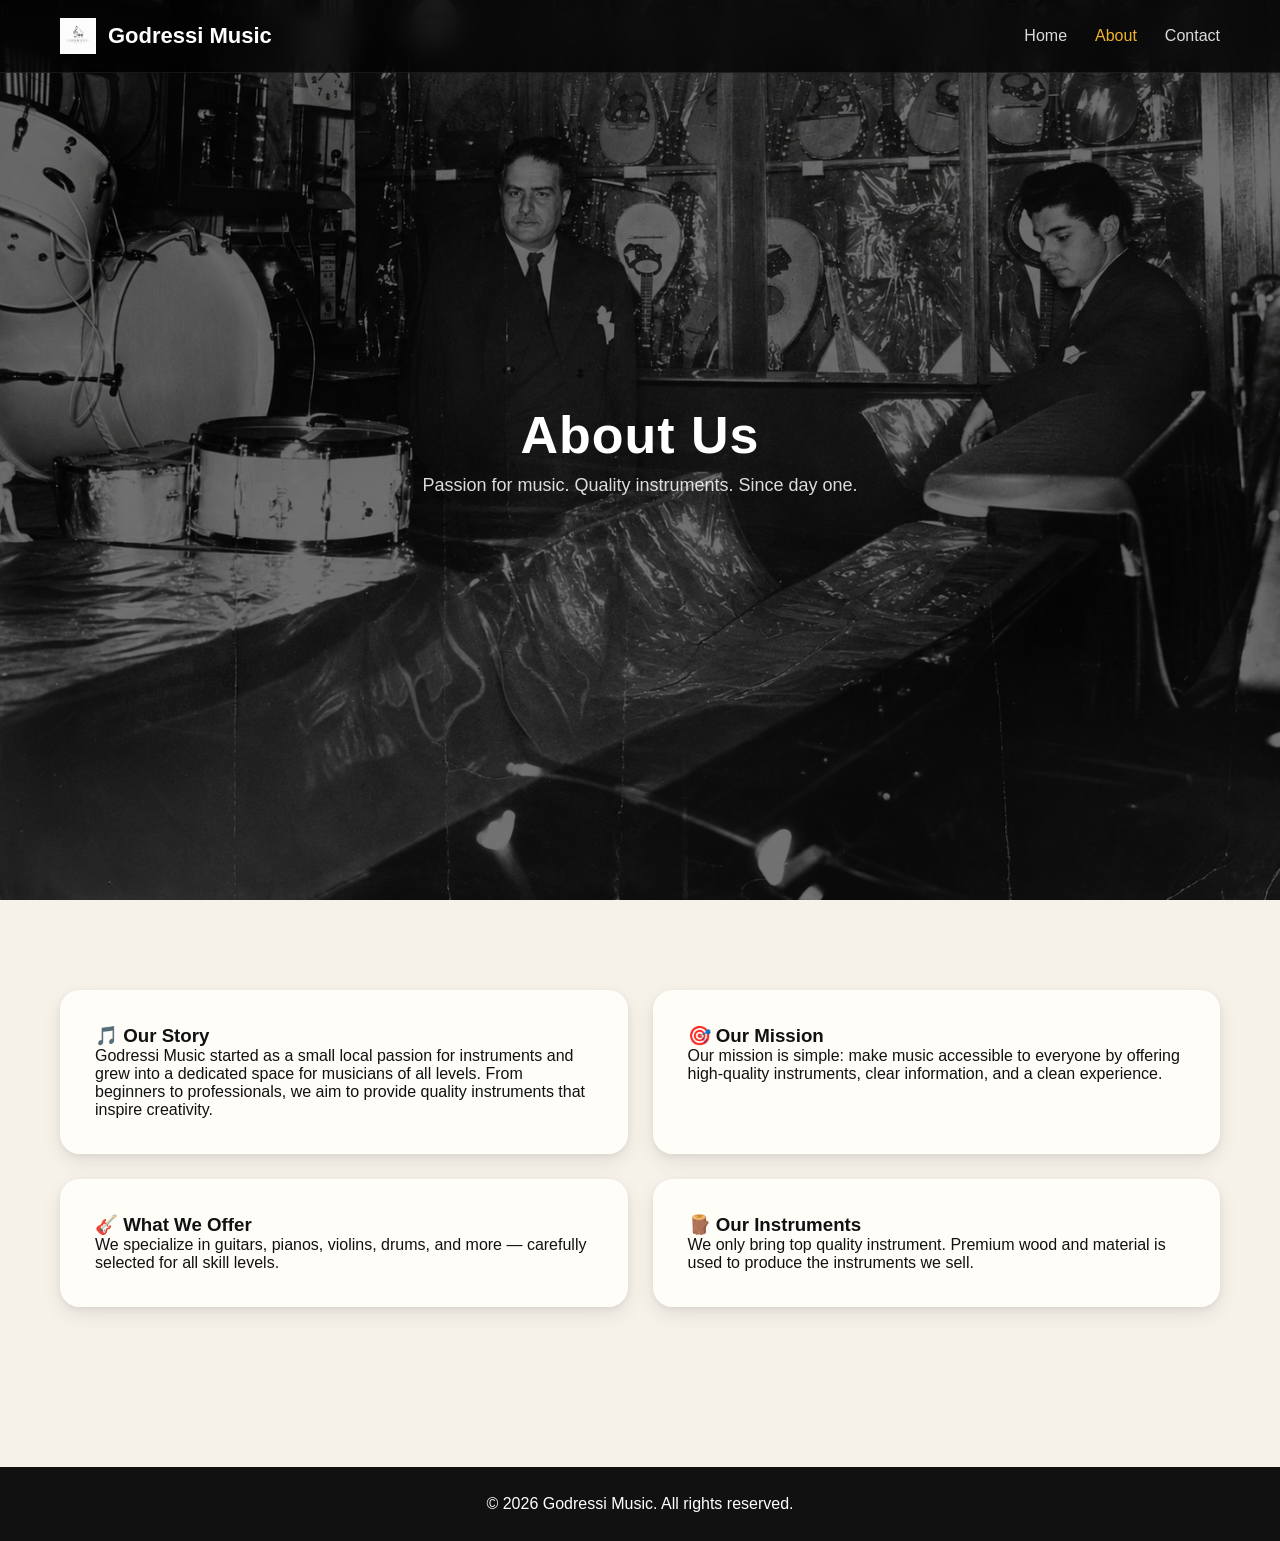
<file: about.html>
<!DOCTYPE html>
<html lang="en">
<head>
    <meta charset="UTF-8">
    <meta name="viewport" content="width=device-width, initial-scale=1.0">
    <title>About - Godressi Music</title>

    <link rel="stylesheet" href="css/style.css">
</head>

<script src="js/script.js"></script>

<body>

    <!-- =========================================================
         NAVBAR (same structure as index for consistency)
    ========================================================= -->
    <header>
        <nav class="navbar">

            <div class="logo-container">
                <img src="images/logo.png" class="logo-img" alt="Godressi Music Logo">
                <h1 class="site-title">Godressi Music</h1>
            </div>

            <div class="menu-toggle" onclick="toggleMenu()">☰</div>

            <ul class="nav-links" id="navLinks">
                <li><a href="index.html">Home</a></li>
                <li><a href="about.html" class="active">About</a></li>
                <li><a href="contact.html">Contact</a></li>
            </ul>

        </nav>
    </header>

    <!-- =========================================================
         HERO SECTION (CSS expects .page-hero)
    ========================================================= -->
    <section class="page-hero">

        <h2>About Us</h2>
        <p>Passion for music. Quality instruments. Since day one.</p>

    </section>

    <!-- =========================================================
         CONTENT SECTION
    ========================================================= -->
    <section class="about-content">

        <div class="about-box">

            <h3>🎵 Our Story</h3>
            <p>
                Godressi Music started as a small local passion for instruments and grew into a dedicated space
                for musicians of all levels. From beginners to professionals, we aim to provide quality instruments
                that inspire creativity.
            </p>

        </div>

        <div class="about-box">

            <h3>🎯 Our Mission</h3>
            <p>
                Our mission is simple: make music accessible to everyone by offering high-quality instruments,
                clear information, and a clean experience.
            </p>

        </div>

        <div class="about-box">

            <h3>🎸 What We Offer</h3>
            <p>
                We specialize in guitars, pianos, violins, drums, and more — carefully selected for all skill levels.
            </p>

        </div>

        <div class="about-box">

            <h3>🪵 Our Instruments</h3>
            <p>
                We only bring top quality instrument. Premium wood and material is used to produce the instruments we sell.
            </p>

        </div>

    </section>

    <!-- =========================================================
         FOOTER
    ========================================================= -->
    <footer>
        <p>© 2026 Godressi Music. All rights reserved.</p>
    </footer>

</body>
</html>
</file>
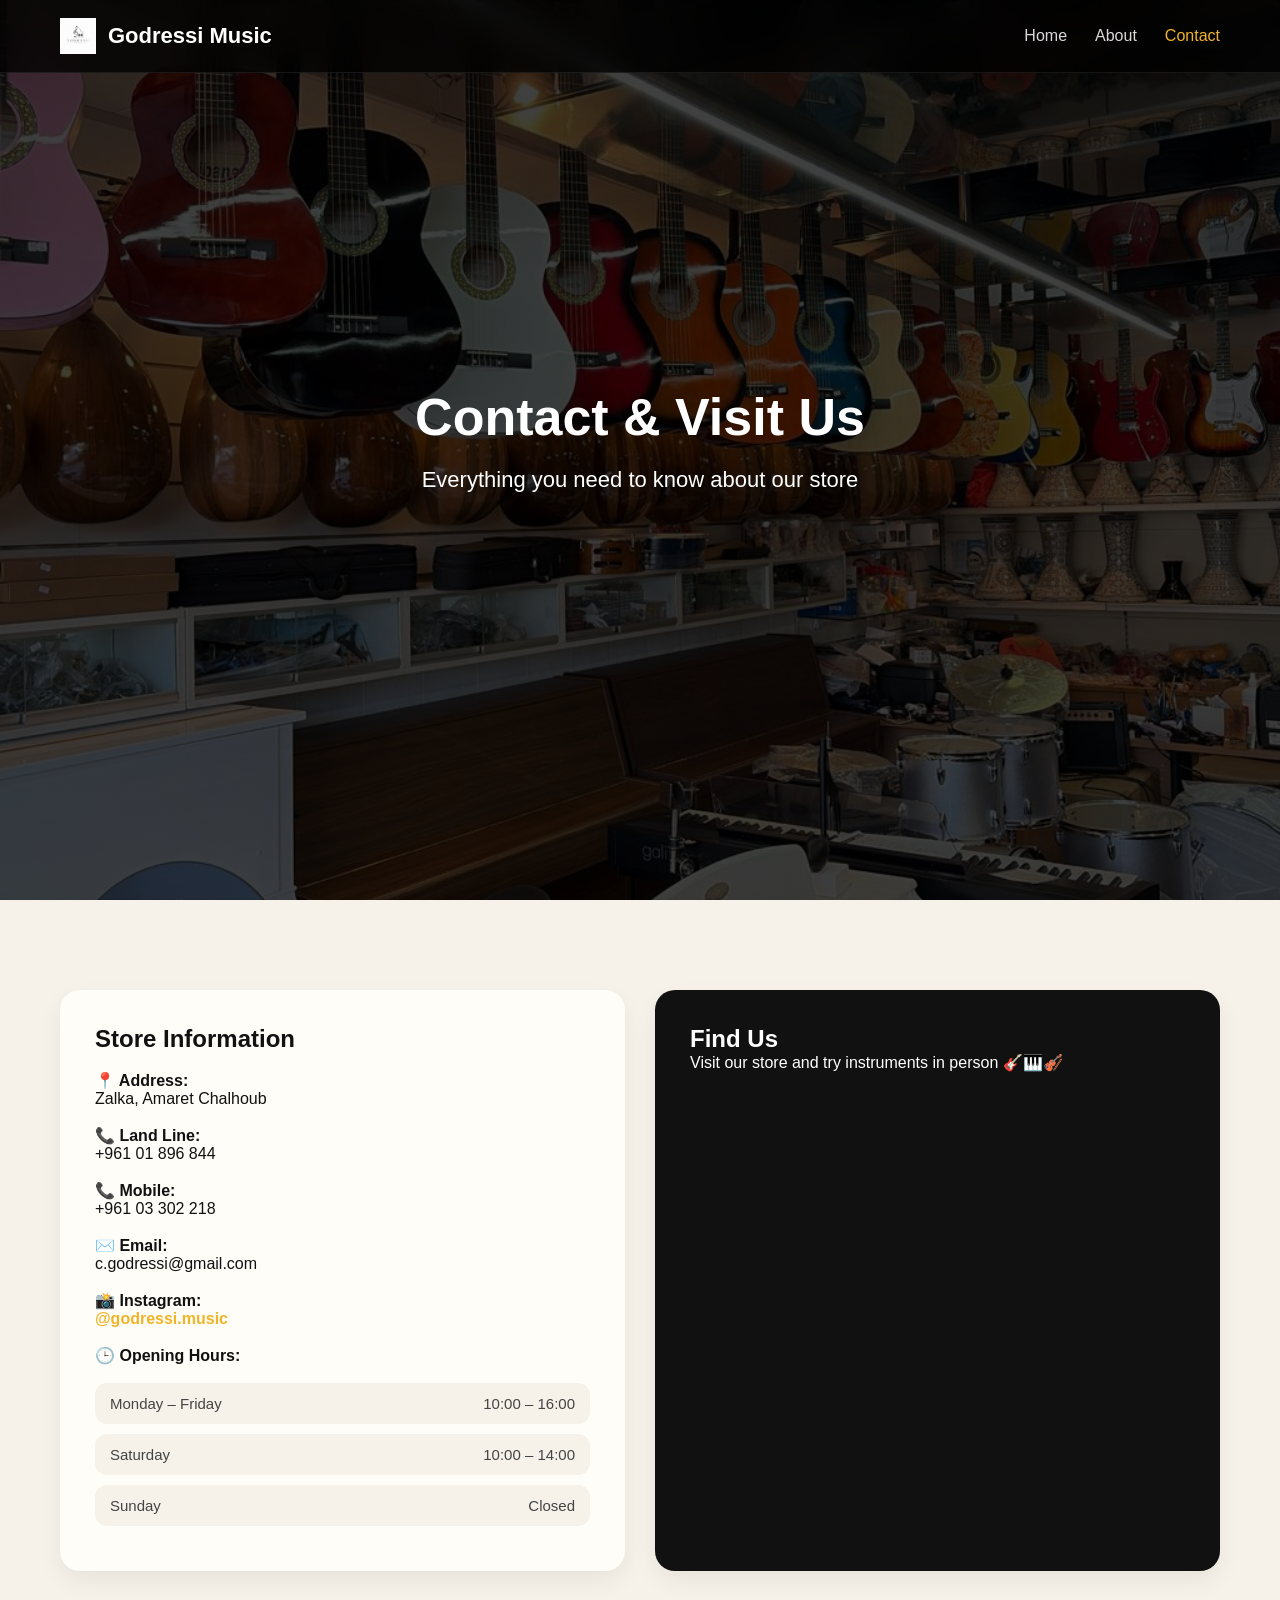
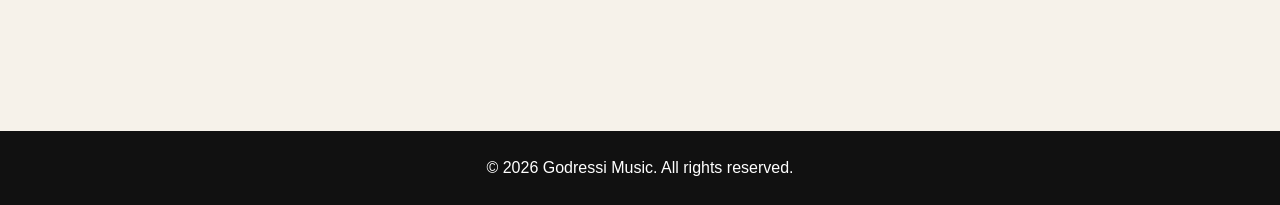
<file: contact.html>
<!DOCTYPE html>
<html lang="en">
<head>
  <meta charset="UTF-8" />
  <meta name="viewport" content="width=device-width, initial-scale=1.0"/>
  <title>Contact | Godressi Music</title>
  <link rel="stylesheet" href="css/style.css"/>
</head>

<script src="js/script.js"></script>

<body>

  <!-- ================= NAVBAR ================= -->
  <nav class="navbar">

    <div class="logo-container">
        <img src="images/logo.png" class="logo-img" alt="Godressi Music Logo">
        <h1 class="site-title">Godressi Music</h1>
    </div>

    <div class="menu-toggle" onclick="toggleMenu()">☰</div>

    <ul class="nav-links" id="navLinks">
        <li><a href="index.html">Home</a></li>
        <li><a href="about.html">About</a></li>
        <li><a href="contact.html" class="active">Contact</a></li>
    </ul>

</nav>

  <!-- ================= HERO ================= -->
  <section class="contact-hero">
    <div class="hero-content">
      <h2>Contact & Visit Us</h2>
      <p>Everything you need to know about our store</p>
    </div>
  </section>

  <!-- ================= INFO SECTION ================= -->
  <section class="contact-section">

    <!-- STORE INFO -->
    <div class="contact-card">

      <h2>Store Information</h2>

      <br>

      <p><strong>📍 Address:</strong><br>Zalka, Amaret Chalhoub</p>
      <br>

      <p><strong>📞 Land Line:</strong><br>+961 01 896 844</p>
      <br>

      <p><strong>📞 Mobile:</strong><br>+961 03 302 218</p>
      <br>

      <p><strong>✉️ Email:</strong><br>c.godressi@gmail.com</p>
      <br>

      <p>
        <strong>📸 Instagram:</strong><br>
        <a href="https://www.instagram.com/godressi.music?igsh=dGx1b3BvcXcxNHA2" target="_blank">
          @godressi.music
        </a>
      </p>
      <br>

      <p><strong>🕒 Opening Hours:</strong></p><br>

      <div class="opening-hours">

          <p>
              <span>Monday – Friday</span>
              <span>10:00 – 16:00</span>
          </p>

          <p>
              <span>Saturday</span>
              <span>10:00 – 14:00</span>
          </p>

          <p>
              <span>Sunday</span>
              <span>Closed</span>
          </p>

      </div>

    </div>

    <!-- MAP + HIGHLIGHT -->
    <div class="contact-card dark">

      <h2>Find Us</h2>

      <p>Visit our store and try instruments in person 🎸🎹🎻</p>
      <br>

      <div class="map">
        <iframe src="https://www.google.com/maps/embed?pb=!1m18!1m12!1m3!1d3311.686836135414!2d35.56570527517018!3d33.89771832587465!2m3!1f0!2f0!3f0!3m2!1i1024!2i768!4f13.1!3m3!1m2!1s0x151f3df624cb9aa3%3A0xafd4e7e57d804369!2sCarl%20Godressi%20et%20Fils%2C%20Ste!5e0!3m2!1sen!2suk!4v1778150697640!5m2!1sen!2suk" 
        width="600" 
        height="450" 
        style="border:0;" 
        allowfullscreen="" loading="lazy" 
        referrerpolicy="no-referrer-when-downgrade">
        </iframe>
      </div>

    </div>

  </section>

  <!-- ================= FOOTER ================= -->
  <footer>
    <p>© 2026 Godressi Music. All rights reserved.</p>
  </footer>

</body>
</html>
</file>
<file: css/style.css>
/* =========================================================
   1. RESET & BASE STYLES
========================================================= */

* {
    margin: 0;
    padding: 0;
    box-sizing: border-box;
}

html {
    scroll-behavior: smooth;
}

body {
    font-family: Arial, sans-serif;
    background: #f6f2ea; /* warm premium base */
    color: #111;
    overflow-x: hidden;
}

/* =========================================================
   2. NAVBAR
========================================================= */

.navbar {
    position: fixed;
    top: 0;
    width: 100%;
    z-index: 1000;

    display: flex;
    justify-content: space-between;
    align-items: center;

    padding: 18px 60px;

    background: rgba(0, 0, 0, 0.75);
    backdrop-filter: blur(14px);

    border-bottom: 1px solid rgba(255,255,255,0.08);
}

.logo-container {
    display: flex;
    align-items: center;
    gap: 12px;
}

.logo-img {
    width: 36px;
    height: 36px;
}

.site-title {
    color: white;
    font-size: 22px;
}

.nav-links {
    display: flex;
    gap: 28px;
    list-style: none;
}

.nav-links a {
    color: rgba(255,255,255,0.85);
    text-decoration: none;
}

.nav-links a:hover,
.nav-links a.active {
    color: #f0b429;
}

.menu-toggle {
    display: none;
    font-size: 30px;
    color: white;
}

/* =========================================================
   3. HERO
========================================================= */

.hero {
    height: 100vh;

    background:
        linear-gradient(rgba(0,0,0,0.55), rgba(0,0,0,0.55)),
        url("../images/hero.png");

    background-size: cover;
    background-position: center;
    background-attachment: fixed;

    display: flex;
    justify-content: center;
    align-items: center;

    text-align: center;
    color: white;
}

.hero-content h2 {
    font-size: 70px;
}

.hero-content p {
    font-size: 22px;
    margin: 20px 0;
}

.hero-btn {
    padding: 16px 34px;
    background: #f0b429;
    color: black;
    text-decoration: none;
    border-radius: 12px;
}

/* =========================================================
   4. STICKY HEADER (SLIM TOOLBAR STYLE)
========================================================= */

.sticky-header {
    position: sticky;
    top: 70px;
    z-index: 999;

    background: linear-gradient(180deg, #f3ede3, #e9e4db);
    backdrop-filter: blur(14px);

    padding: 8px 0; /* 🔥 slimmer */

    border-bottom: 1px solid rgba(0,0,0,0.08);

    box-shadow: 0 6px 18px rgba(0,0,0,0.04);
}

/* =========================================================
   BROWSE TITLE (MAKE IT LESS DOMINANT)
========================================================= */

.catalog-header {
    width: 100%;
    padding: 18px 20px 6px; /* 🔥 reduced */

    text-align: center;
}

.catalog-title {
    font-size: 40px; /* 🔥 smaller than 48 */
    font-weight: 800;

    letter-spacing: 0.5px;
    color: #111;
}

/* =========================================================
   SEARCH + FILTERS (COMPACT TOOLBAR)
========================================================= */

.search-section {
    width: 100%;
    padding: 10px 20px 14px; /* 🔥 tighter */

    display: flex;
    flex-direction: column;
    align-items: center;

    gap: 10px; /* clean spacing */
}

/* =========================================================
   SEARCH BAR (MORE MODERN + SLIM)
========================================================= */

#search {
    width: 100%;
    max-width: 650px; /* tighter feel */

    padding: 12px 14px; /* 🔥 reduced height */

    border-radius: 12px;

    border: 1px solid rgba(0,0,0,0.1);

    text-align: center;

    background: #fffdf8;

    box-shadow: 0 6px 15px rgba(0,0,0,0.05);

    outline: none;

    transition: 0.2s ease;
}

#search:focus {
    border-color: #f0b429;
    box-shadow: 0 8px 22px rgba(240,180,41,0.22);
}

/* =========================================================
   FILTER BUTTONS (CHIP STYLE, TIGHT)
========================================================= */

.categories {
    display: flex;
    justify-content: center;
    flex-wrap: wrap;

    gap: 8px; /* 🔥 tighter spacing */

    margin-top: 0;
}

.categories button {
    padding: 7px 14px; /* 🔥 smaller pills */

    border-radius: 999px;

    border: none;

    background: #1a1a1a;
    color: white;

    font-size: 12px;
    font-weight: 500;

    cursor: pointer;
    transition: 0.2s ease;
}

.categories button:hover,
.categories button.active {
    background: #f0b429;
    color: #111;
    transform: scale(1.03);
}

/* =========================================================
   5. CATALOG SECTION (KEEP SEPARATION CLEAN)
========================================================= */

.catalog-section {
    width: 100%;
    padding: 60px 50px 90px;

    background: #e7ddd0;
}
/* =========================================================
   6. CATEGORY ROWS
========================================================= */

.category-section {
    margin-bottom: 70px;
}

.main-category-title {
    font-size: 38px;
    margin-bottom: 20px;
}

.subcategory-title {
    font-size: 22px;
    margin: 25px 0 15px;
    color: #444;
}

.row-cards {
    display: flex;
    gap: 20px;
    overflow-x: auto;
    padding: 10px;
}

.row-cards::-webkit-scrollbar {
    height: 8px;
}

.row-cards::-webkit-scrollbar-thumb {
    background: #aaa;
    border-radius: 10px;
}

/* =========================================================
   7. CARDS (SHORT PREVIEW STYLE)
========================================================= */

.card {
    min-width: 250px;
    width: 250px;
    height: 390px;

    background: #fffdf8;
    border-radius: 18px;
    overflow: hidden;

    box-shadow: 0 10px 25px rgba(0,0,0,0.08);

    transition: 0.35s ease;
    cursor: pointer;

    display: flex;
    flex-direction: column;
}

/* FIXED IMAGE AREA — FULL IMAGE VISIBLE */
.card img {
    width: 100%;
    height: 180px;
    flex-shrink: 0;

    object-fit: contain;
    object-position: center;

    background: white;

    display: block;
}

.card h3 {
    padding: 10px 12px 4px;
    font-size: 16px;

    min-height: 34px;
}

/* SHORT DESCRIPTION PREVIEW */
.card p {
    padding: 0 12px;
    font-size: 13px;
    color: #666;

    display: -webkit-box;
    -webkit-line-clamp: 2;
    -webkit-box-orient: vertical;

    overflow: hidden;

    min-height: 32px;
}

/* KEEP COLORS AREA CONSISTENT */
.card .colors {
    min-height: 62px;
    padding: 12px 15px 10px;
}

/* KEEP DETAILS BUTTON AT THE BOTTOM */
.details-btn {
    margin: auto 12px 12px;
}

/* HOVER */
.card:hover {
    transform: translateY(-10px);
    background: #f0b429;

    box-shadow:
        0 18px 40px rgba(0,0,0,0.18),
        0 8px 18px rgba(240,180,41,0.25);
}

/* MOBILE TAP FEEL */
.card:active {
    transform: scale(0.97);
}

/* HOVER FIX */
.card:hover .color-pill {
    background: white;
    color: #111;
}

.card:hover .details-btn {
    background: white;
    color: #111;
}

/* =========================================================
   PIANO DETAILS BUTTON
========================================================= */

.details-btn {
    margin: 10px 12px;

    padding: 10px 15px;

    border: none;
    border-radius: 10px;

    background: #f0b429;
    color: #111;

    font-weight: bold;

    cursor: pointer;

    transition: 0.25s ease;
}

/* Make button visible when card is hovered */
.card:hover .details-btn {
    background: white;
    color: #111;
}

.details-btn:hover {
    background: #111;
    color: white;

    transform: scale(1.05);
}

/* =========================================================
   8. COLORS
========================================================= */

.colors {
    padding: 12px 15px 15px;
}

.colors-label {
    font-size: 13px;
    font-weight: bold;
    color: #444;
    margin-bottom: 6px;
    display: block;
}

.color-pill {
    display: inline-block;
    margin: 3px 5px 0 0;

    padding: 5px 10px;
    border-radius: 999px;

    font-size: 11px;
    font-weight: 600;

    background: #f0b429;
    color: #111;
}

/* =========================================================
   9. MODAL
========================================================= */

.modal {
    display: none;
    position: fixed;
    inset: 0;

    background: rgba(0,0,0,0.7);
    justify-content: center;
    align-items: center;
}

.modal.active {
    display: flex;
}

.modal-content {
    background: #fffdf8;

    width: 92%;
    max-width: 850px;

    border-radius: 28px;
    overflow: hidden;

    position: relative;

    box-shadow:
        0 30px 80px rgba(0,0,0,0.35),
        0 10px 30px rgba(0,0,0,0.12);

    /* smoother, more premium feel */
    transform: scale(0.96);
    opacity: 0;

    animation: modalAppear 0.35s ease forwards;
}

.modal-content img {
    width: 100%;
    height: 420px;

    object-fit: contain;
    object-position: center;

    background: #fffdf8;
}

.modal-body {
    padding: 35px;
}

.modal-body h2 {
    font-size: 34px;
    margin-bottom: 14px;

    color: #111;
}

.modal-body p {
    font-size: 16px;
    line-height: 1.7;

    color: #555;

    margin-bottom: 24px;
}

.modal-colors {
    display: flex;
    flex-wrap: wrap;
    gap: 10px;
}

.close-btn {
    position: absolute;
    top: 18px;
    right: 22px;

    width: 42px;
    height: 42px;

    border-radius: 50%;

    background: rgba(0,0,0,0.55);
    color: white;

    display: flex;
    justify-content: center;
    align-items: center;

    font-size: 26px;
    cursor: pointer;

    backdrop-filter: blur(10px);

    transition: 0.25s ease;
}

.close-btn:hover {
    background: #f0b429;
    color: black;
}

/* =========================================================
   LOCK PAGE SCROLL WHEN MODAL IS OPEN
========================================================= */

/* LOCK PAGE SCROLL WHEN MODAL IS OPEN */
body.modal-open {
    overflow: hidden;
}

/* LOCK CATALOG HORIZONTAL SCROLL TOO */
body.modal-open .row-arrow {
    pointer-events: none;
    opacity: 0;
}

/* =========================================================
   10. FOOTER
========================================================= */

footer {
    background: #111;
    color: white;
    text-align: center;
    padding: 28px;
    margin-top: 70px;
}

/* =========================================================
   11. RESPONSIVE
========================================================= */

@media (max-width: 900px) {

    .navbar {
        padding: 15px 20px;
    }

    .hero-content h2 {
        font-size: 48px;
    }

    #search {
        width: 92%;
    }

    .catalog-section {
        padding: 50px 20px;
    }
}

@media (max-width: 600px) {

    .hero-content h2 {
        font-size: 38px;
    }

    .catalog-title {
        font-size: 38px;
    }
}

/* =========================================================
   12. ABOUT PAGE (IMPROVED LAYOUT)
========================================================= */

.page-hero {
    height: 100vh;

    display: flex;
    justify-content: center;
    align-items: center;
    flex-direction: column;

    text-align: center;
    color: white;

    background:
        linear-gradient(
            rgba(0,0,0,0.55),
            rgba(0,0,0,0.55)
        ),
        url("../images/shop.jpeg");

    background-size: cover;
    background-position: center;
    background-attachment: fixed;

    padding: 0 20px;
}

.page-hero h2 {
    font-size: 52px;
    letter-spacing: 1px;
}

.page-hero p {
    font-size: 18px;
    opacity: 0.85;
    margin-top: 10px;
}

/* ABOUT CONTENT → 2x2 Grid */
.about-content {
    width: 100%;
    max-width: 1200px;
    margin: 0 auto;

    padding: 90px 20px;

    display: grid;
    grid-template-columns: 1fr 1fr;
    gap: 25px;
}

/* ALL BOXES */
.about-box {
    background: #fffdf8;

    padding: 35px;
    border-radius: 20px;

    box-shadow:
        0 8px 20px rgba(0,0,0,0.08),
        0 2px 6px rgba(0,0,0,0.06),
        inset 0 0 0 1px rgba(255,255,255,0.35);

    transition: 0.3s ease;
}

.about-box:hover {
    transform: translateY(-6px);
}

/* =========================================================
   13. CONTACT PAGE (NEW STRUCTURE)
========================================================= */

.contact-hero {
    height: 100vh;

    display: flex;
    justify-content: center;
    align-items: center;
    flex-direction: column;

    text-align: center;
    color: white;

    background:
        linear-gradient(rgba(0,0,0,0.75), rgba(0,0,0,0.75)),
        url("../images/location.jpeg"); 

    background-size: cover;
    background-position: center;
    background-attachment: fixed;

    padding: 0 20px;
}

.contact-hero h2 {
    font-size: 52px;
}

/* CONTACT LAYOUT → MORE MODERN GRID */
.contact-section {
    width: 100%;
    max-width: 1200px;
    margin: 0 auto;

    padding: 90px 20px;

    display: grid;
    grid-template-columns: 1fr 1fr;
    gap: 30px;
}

/* LEFT SIDE INFO CARD */
.contact-card {
    background: #fffdf8;

    padding: 35px;
    border-radius: 20px;

    box-shadow: 0 10px 25px rgba(0,0,0,0.06);

    transition: 0.3s ease;
}

.contact-card:hover {
    transform: translateY(-6px);
}

/* DARK CARD (HIGHLIGHT INFO OR MAP) */
.contact-card.dark {
    background: #111;
    color: white;
}

/* MAP FULL WIDTH FEEL */
.map iframe {
    width: 100%;
    height: 400px;

    border: none;
    border-radius: 14px;

    margin-top: 15px;
}

/* INSTAGRAM LINK */
.contact-card a {
    color: #f0b429;
    text-decoration: none;
    font-weight: bold;
}

.contact-card a:hover {
    text-decoration: underline;
}

/* =========================================================
   OPENING HOURS
========================================================= */

.contact-card h3 {
    font-size: 22px;
    color: #111;

    border-bottom: 2px solid #f0b429;
    display: inline-block;

    padding-bottom: 6px;
    margin-bottom: 15px;
}

.opening-hours p {
    display: flex;
    justify-content: space-between;
    align-items: center;

    background: #f6f2ea;

    padding: 12px 15px;
    margin-bottom: 10px;

    border-radius: 12px;

    font-size: 15px;
    color: #444;

    transition: 0.25s ease;
}

.opening-hours p:hover {
    background: #f0b429;
    color: #111;
    transform: translateX(5px);
}

/* =========================================================
   14. RESPONSIVE (UPDATED LAYOUT FIX)
========================================================= */

@media (max-width: 900px) {

    .about-content {
        grid-template-columns: 1fr;
    }

    .about-box:first-child {
        grid-column: span 1;
    }

    .contact-section {
        grid-template-columns: 1fr;
    }

    .page-hero h2,
    .contact-hero h2 {
        font-size: 38px;
    }
}


/* =========================================================
   ANIMATIONS
========================================================= */

@keyframes modalAppear {
    from {
        opacity: 0;
        transform: scale(0.92) translateY(20px);
    }

    to {
        opacity: 1;
        transform: scale(1) translateY(0);
    }
}

/* =========================================================
   LOCK BACKGROUND WHEN MODAL IS OPEN
========================================================= */

body.modal-open .sticky-header,
body.modal-open .catalog-header,
body.modal-open .search-section {
    opacity: 0;
    pointer-events: none;
    transform: translateY(-10px);
    transition: 0.25s ease;
}

/* =========================================================
   FOCUS MODE WHEN MODAL IS OPEN
========================================================= */

body.modal-open .navbar {
    opacity: 0;
    transform: translateY(-20px);
    pointer-events: none;
    transition: 0.25s ease;
}

/* ensure modal is perfectly centered even with navbar */
.modal {
    align-items: center;
    padding-top: 0;
}

/* =========================================================
   ANIMATIONS
========================================================= */

@keyframes modalAppear {
    to {
        transform: scale(1);
        opacity: 1;
    }
}

/* =========================================================
   MOBILE UX FIXES
========================================================= */

@media (max-width: 600px) {

    /* contact hero */
    .contact-hero {
        background-attachment: scroll;
        background-size: cover;
        background-position: center;
    }

    /* make cards smaller and easier to scroll */
    .card {
        min-width: 220px;
        height: 380px;
    }

    /* reduce heavy image height */
    .card img {
        height: 160px;
    }

    /* make modal fit screen better */
    .modal-content {
        width: 95%;
        max-height: 90vh;
        overflow-y: auto;
    }

    .modal-content img {
        height: 220px;
    }

    /* reduce sticky header pressure */
    .catalog-title {
        font-size: 32px;
    }

    #search {
        font-size: 14px;
        padding: 12px;
    }

    .categories button {
        font-size: 12px;
        padding: 8px 12px;
    }
}

/* =========================================================
   ROW WRAPPER (FOR ARROWS)
========================================================= */

.row-wrapper {
    position: relative;
    display: flex;
    align-items: center;
}

/* =========================================================
   ROW ARROWS
========================================================= */

.row-arrow {
    position: absolute;
    top: 50%;
    transform: translateY(-50%);

    width: 40px;
    height: 40px;

    border: none;
    border-radius: 50%;

    background: rgba(0,0,0,0.6);
    color: white;

    font-size: 22px;
    cursor: pointer;

    z-index: 10;

    transition: 0.2s ease;
}

.row-arrow:hover {
    background: #f0b429;
    color: black;
}

/* LEFT */
.row-arrow.left {
    left: -15px;
}

/* RIGHT */
.row-arrow.right {
    right: -15px;
}
</file>
